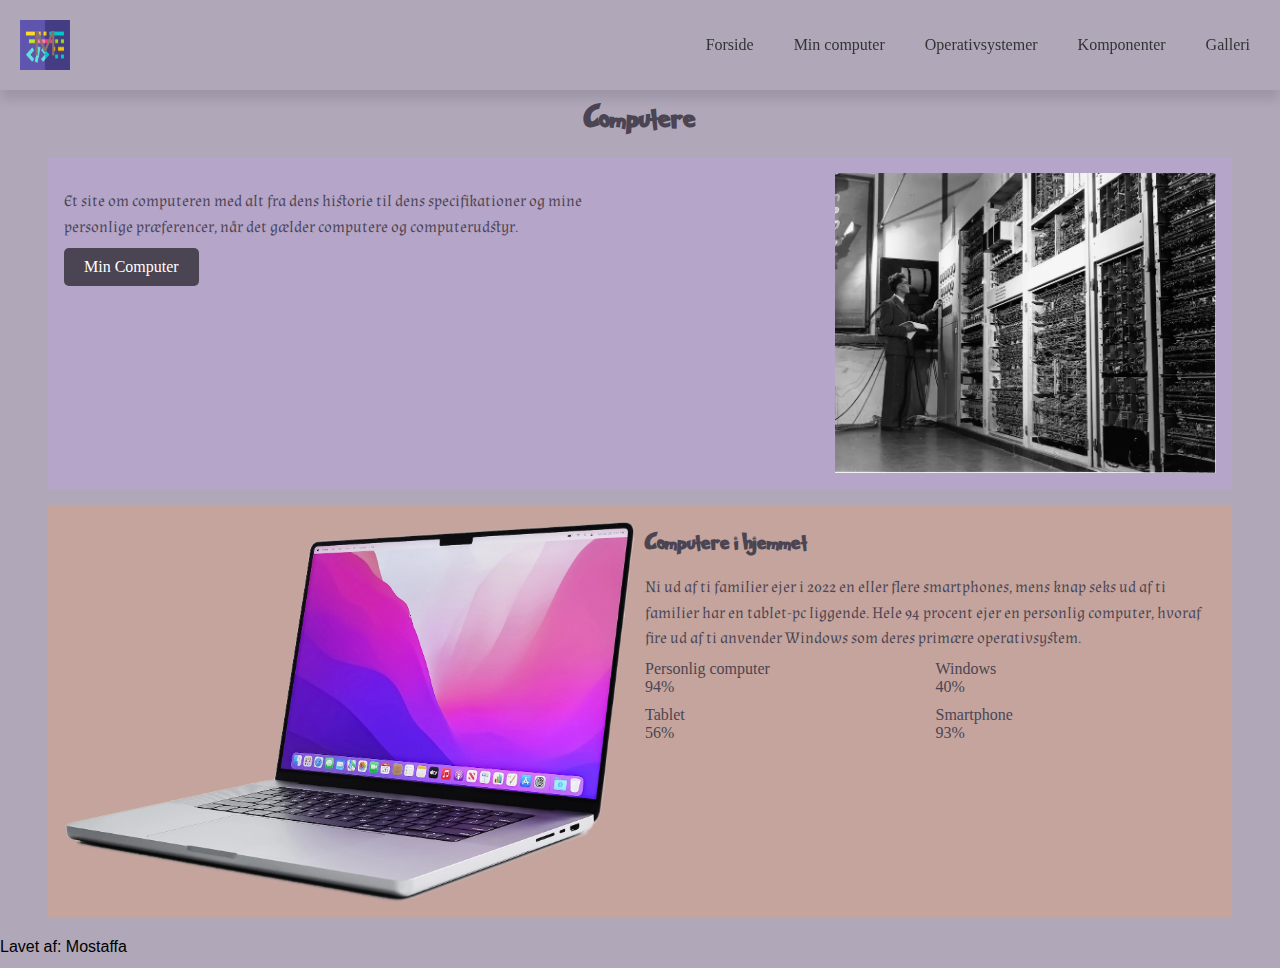
<file: index.html>
<!DOCTYPE html>
<html lang="da">

<head>
    <meta charset="UTF-8">
    <meta name="viewport" content="width=device-width, initial-scale=1.0">
    <meta name="robots" content="noindex">
    <link rel="preconnect" href="https://fonts.googleapis.com">
    <link rel="preconnect" href="https://fonts.gstatic.com" crossorigin>
    <link href="https://fonts.googleapis.com/css2?family=Almendra:ital,wght@0,400;0,700;1,400;1,700&display=swap"
        rel="stylesheet">
    <link rel="stylesheet" href="layout.css">
    <link rel="stylesheet" href="general.css">
    <title>Forsiden</title>

</head>

<body>
    <header>
        <div class="logo">
            <a href="index.html">
                <img src="imgs/logo.png" alt="logo">
            </a>
        </div>

        <nav>
            <ul class="menu">
                <li><a href="index.html">Forside</a></li>
                <li><a href="min_computer.html">Min computer</a></li>
                <li><a href="operativsystemer.html">Operativsystemer</a></li>
                <li><a href="komponenter.html">Komponenter</a></li>
                <li><a href="galleri.html">Galleri</a></li>
            </ul>
        </nav>
    </header>
    <main>
        <h1>Computere</h1>






        <section class="grid_2-1 boks1">

            <div>
                <p>Et site om computeren med alt fra dens historie til dens specifikationer og mine personlige
                    præferencer,
                    når
                    det gælder
                    computere og computerudstyr.</p>
                <a href="min_computer.html" class="link">Min Computer</a>
            </div>

            <div>
                <img src="imgs/computer-old.webp" alt="Gamle Computer">
            </div>





        </section>


        <section class="grid_1-1 boks2">
            <div>
                <h2>Computere i hjemmet</h2>
                <p>Ni ud af ti familier ejer i 2022 en eller flere smartphones, mens knap seks ud af ti familier har
                    en
                    tablet-pc liggende. Hele 94 procent ejer en personlig computer, hvoraf fire ud af ti anvender
                    Windows
                    som
                    deres primære operativsystem.</p>

                <dl class="grid_1-1">
                    <div>
                        <dt>Personlig computer</dt>
                        <dd>94%</dd>
                    </div>
                    <div>
                        <dt>Windows</dt>
                        <dd>40%</dd>
                    </div>
                    <div>
                        <dt>Tablet</dt>
                        <dd>56%</dd>
                    </div>
                    <div>
                        <dt>Smartphone</dt>
                        <dd>93%</dd>
                    </div>

                </dl>




            </div>
            <div class="order">
                <img src="imgs/computer-cutout.webp" alt=" Nye Computer">
            </div>


        </section>


    </main>
    <footer>
        <div class="fodtext">
            <p>Lavet af: Mostaffa</p>

        </div>
    </footer>
</body>

</html>
</file>
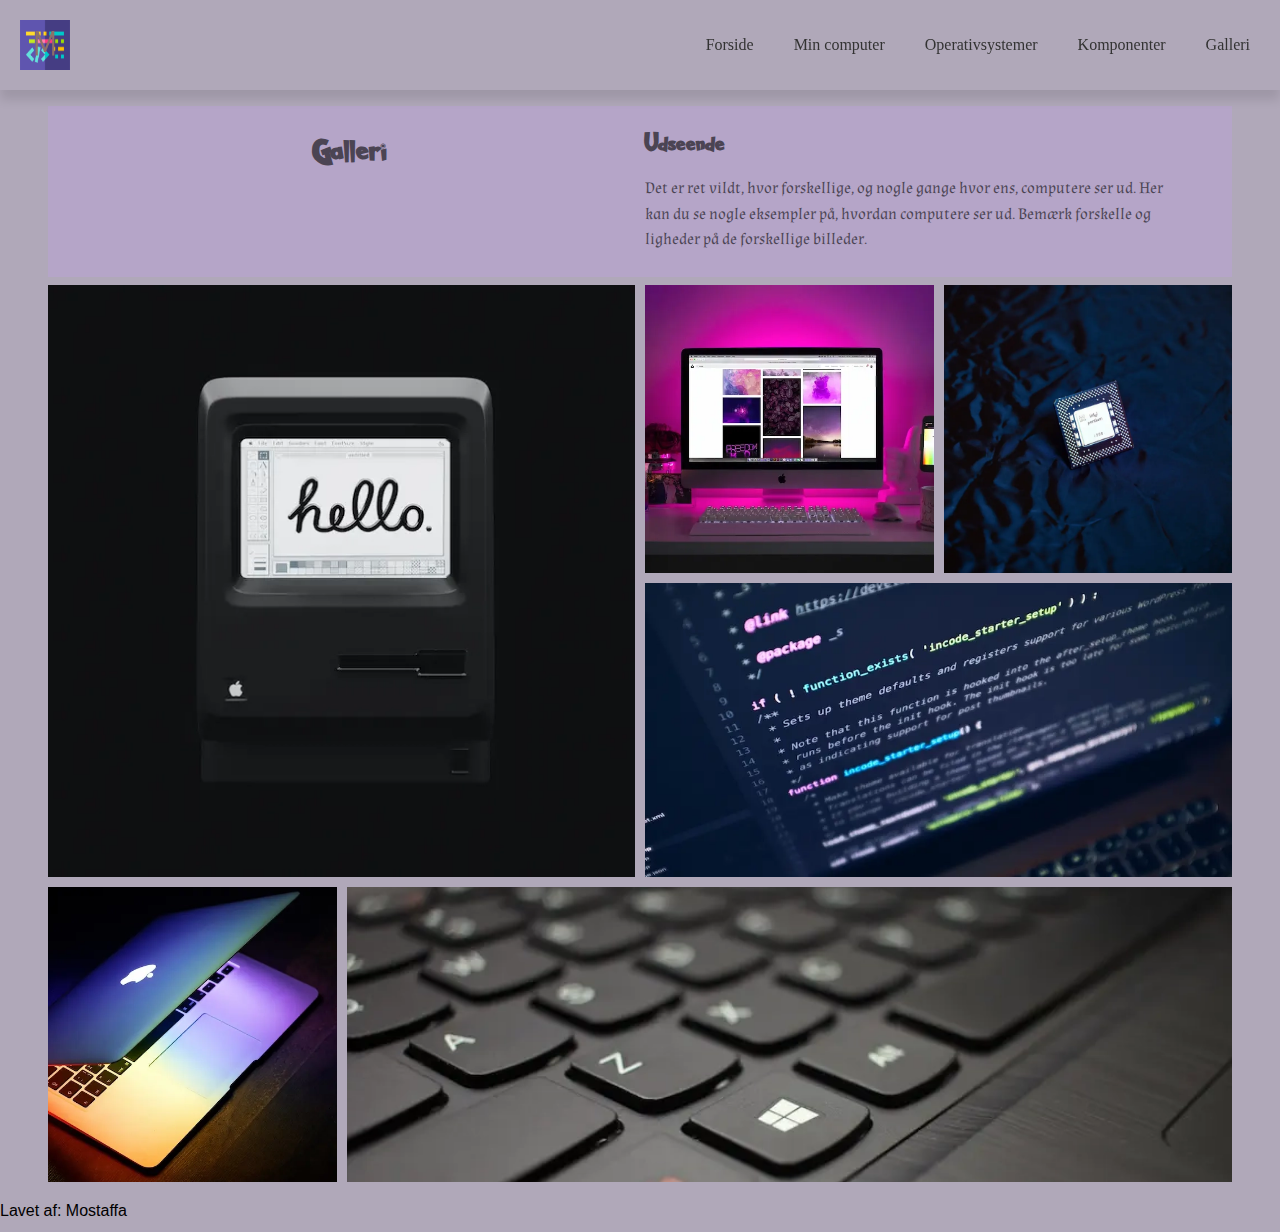
<file: galleri.html>
<!DOCTYPE html>
<html lang="da">

<head>
    <meta charset="UTF-8">
    <meta name="viewport" content="width=device-width, initial-scale=1.0">
    <meta name="robots" content="noindex">
    <link rel="preconnect" href="https://fonts.googleapis.com">
    <link rel="preconnect" href="https://fonts.gstatic.com" crossorigin>
    <link href="https://fonts.googleapis.com/css2?family=Almendra:ital,wght@0,400;0,700;1,400;1,700&display=swap"
        rel="stylesheet">
    <link rel="stylesheet" href="layout.css">
    <link rel="stylesheet" href="general.css">

    <title>Galleri</title>


</head>

<body>
    <header>
        <div class="logo">
            <a href="index.html">
                <img src="imgs/logo.png" alt="logo">
            </a>
        </div>

        <nav>
            <ul class="menu">
                <li><a href="index.html">Forside</a></li>
                <li><a href="min_computer.html">Min computer</a></li>
                <li><a href="operativsystemer.html">Operativsystemer</a></li>
                <li><a href="komponenter.html">Komponenter</a></li>
                <li><a href="galleri.html">Galleri</a></li>
            </ul>
        </nav>
    </header>
    <main>
        <div class="grid_1-1 boks1">
            <div>
                <h1>Galleri</h1>
            </div>
            <div>
                <h2>Udseende</h2>
                <p class="bredden">Det er ret vildt, hvor forskellige, og nogle gange hvor ens, computere ser ud. Her
                    kan du se nogle
                    eksempler
                    på, hvordan
                    computere ser ud. Bemærk forskelle og ligheder på de forskellige billeder.</p>
            </div>


        </div>
        <div class="grid_1-1-1-1">

            <img class="billede1" src="imgs/galleri/apple-84.webp" alt="Gammel Apple PC">

            <img class="billede2" src="imgs/galleri/desktop-setup.webp" alt="Stationær PC">
            <img class="billede3" src="imgs/galleri/intel-chip.webp" alt="CPU intel chip">
            <img class="billede4" src="imgs/galleri/code.webp" alt="Pogramerings kode">
            <img class="billede5" src="imgs/galleri/macbook.webp" alt="Macbook Laptop">
            <img class="billede6" src="imgs/galleri/keyboard.webp" alt="PC Tastatur">
        </div>


    </main>
    <footer>
        <div class="fodtext">
            <p>Lavet af: Mostaffa</p>

        </div>
    </footer>
</body>

</html>
</file>
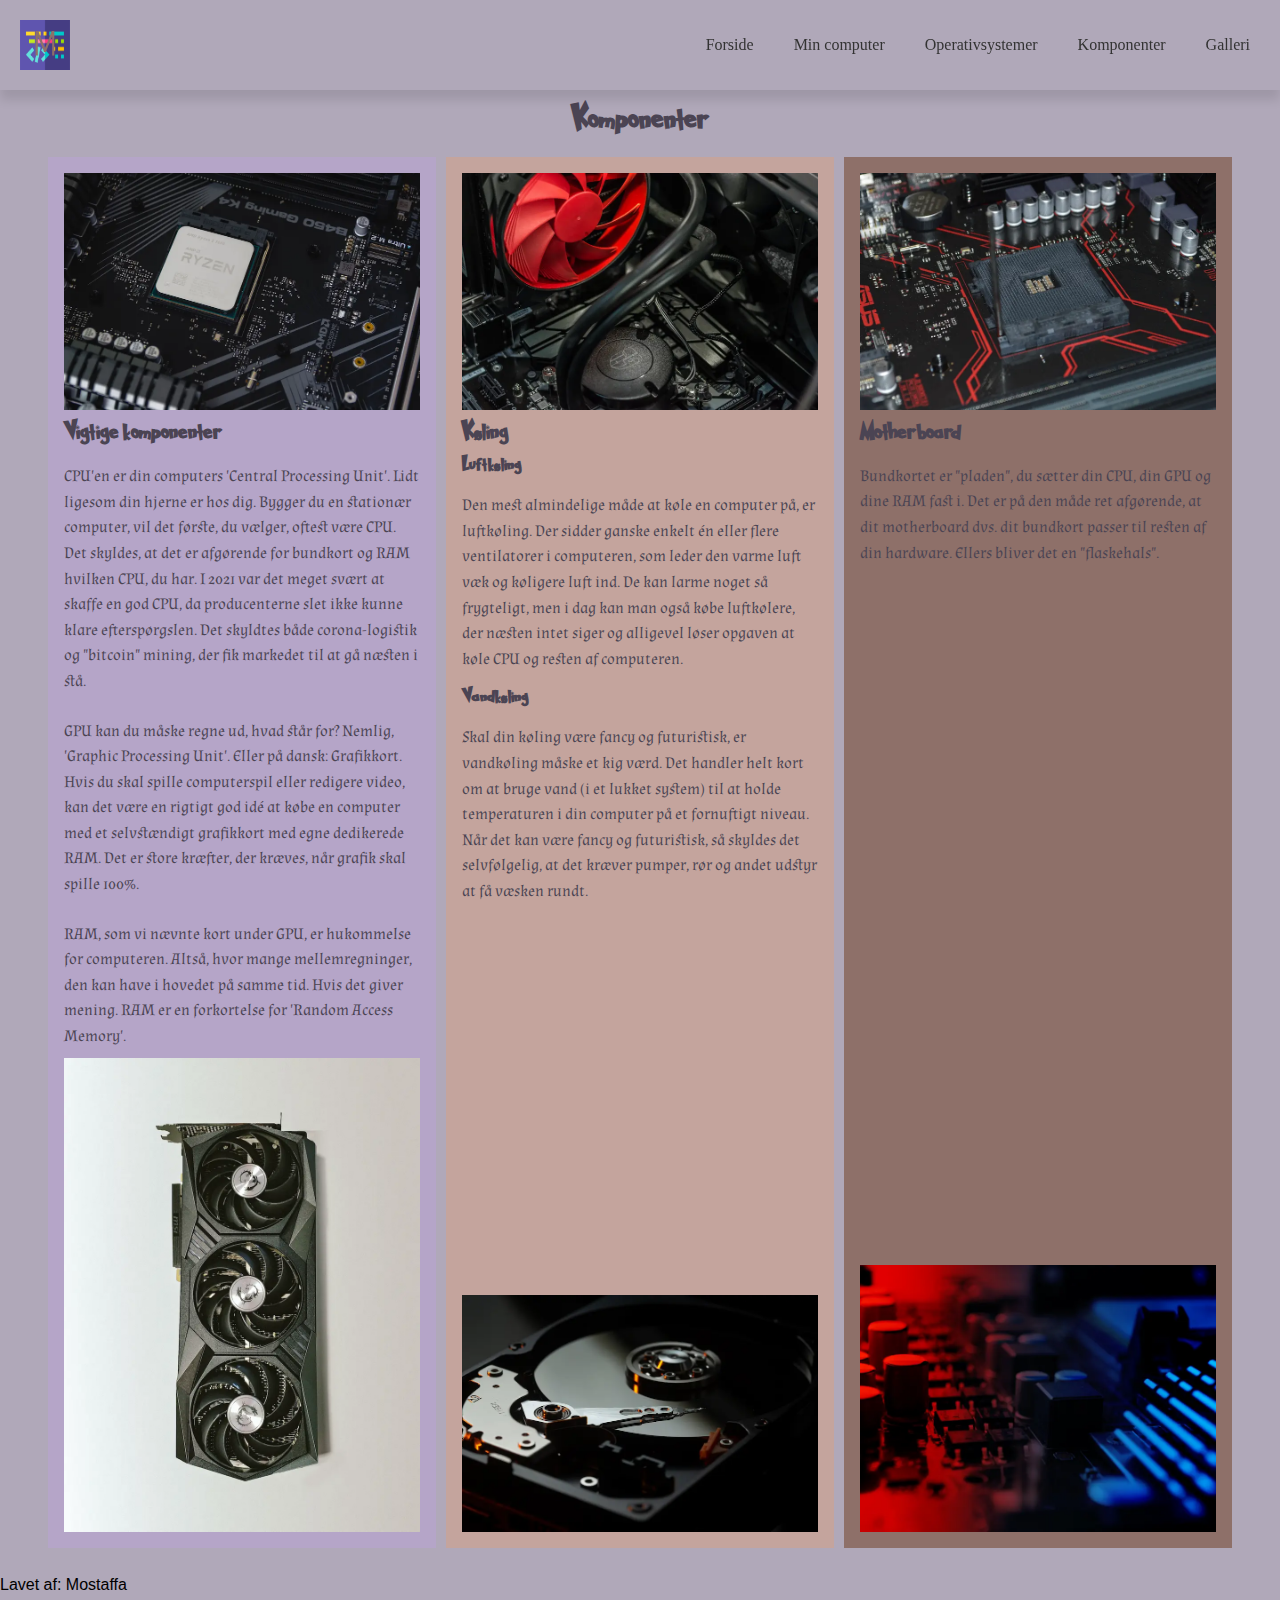
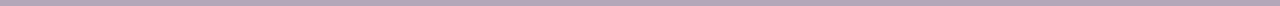
<file: komponenter.html>
<!DOCTYPE html>
<html lang="da">

<head>
    <meta charset="UTF-8">
    <meta name="viewport" content="width=device-width, initial-scale=1.0">
    <meta name="robots" content="noindex">
    <link rel="preconnect" href="https://fonts.googleapis.com">
    <link rel="preconnect" href="https://fonts.gstatic.com" crossorigin>
    <link href="https://fonts.googleapis.com/css2?family=Almendra:ital,wght@0,400;0,700;1,400;1,700&display=swap"
        rel="stylesheet">
    <link rel="stylesheet" href="layout.css">
    <link rel="stylesheet" href="general.css">
    <title>Komponenter</title>
</head>

<body>
    <header>
        <div class="logo">
            <a href="index.html">
                <img src="imgs/logo.png" alt="logo">
            </a>
        </div>

        <nav>
            <ul class="menu">
                <li><a href="index.html">Forside</a></li>
                <li><a href="min_computer.html">Min computer</a></li>
                <li><a href="operativsystemer.html">Operativsystemer</a></li>
                <li><a href="komponenter.html">Komponenter</a></li>
                <li><a href="galleri.html">Galleri</a></li>
            </ul>
        </nav>
    </header>
    <main>
        <h1>Komponenter</h1>

        <div class="grid_1-1-1">
            <div class="flex_col boks1">


                <img src="imgs/komponenter/processor.webp" alt="CPU processor">


                <h2>Vigtige komponenter</h2>
                <p>CPU'en er din computers 'Central Processing Unit'. Lidt ligesom din hjerne er hos dig. Bygger du en
                    stationær
                    computer,
                    vil det første, du vælger, oftest være CPU. Det skyldes, at det er afgørende for bundkort og RAM
                    hvilken
                    CPU, du har. I
                    2021 var det meget svært at skaffe en god CPU, da producenterne slet ikke kunne klare
                    efterspørgslen.
                    Det
                    skyldtes både
                    corona-logistik og "bitcoin" mining, der fik markedet til at gå næsten i stå.</p>
                <p>GPU kan du måske regne ud, hvad står for? Nemlig, 'Graphic Processing Unit'. Eller på dansk:
                    Grafikkort.
                    Hvis
                    du skal
                    spille computerspil eller redigere video, kan det være en rigtigt god idé at købe en computer med et
                    selvstændigt
                    grafikkort med egne dedikerede RAM. Det er store kræfter, der kræves, når grafik skal spille 100%.
                </p>
                <p>RAM, som vi nævnte kort under GPU, er hukommelse for computeren. Altså, hvor mange mellemregninger,
                    den
                    kan
                    have i
                    hovedet på samme tid. Hvis det giver mening. RAM er en forkortelse for 'Random Access Memory'.</p>


                <img src="imgs/komponenter/grafikkort.webp" alt="Grafikkort">

            </div>


            <div class="flex_col boks2">


                <img src="imgs/komponenter/luft.webp" alt="LuftKøling til PC">


                <h2>Køling</h2>
                <h3>Luftkøling</h3>
                <p>Den mest almindelige måde at køle en computer på, er luftkøling. Der sidder ganske enkelt én eller
                    flere
                    ventilatorer i
                    computeren, som leder den varme luft væk og køligere luft ind. De kan larme noget så frygteligt, men
                    i
                    dag
                    kan man også
                    købe luftkølere, der næsten intet siger og alligevel løser opgaven at køle CPU og resten af
                    computeren.
                </p>
                <h3>Vandkøling</h3>
                <p>Skal din køling være fancy og futuristisk, er vandkøling måske et kig værd. Det handler helt kort om
                    at
                    bruge
                    vand (i et
                    lukket system) til at holde temperaturen i din computer på et fornuftigt niveau. Når det kan være
                    fancy
                    og
                    futuristisk,
                    så skyldes det selvfølgelig, at det kræver pumper, rør og andet udstyr at få væsken rundt.</p>



                <img src="imgs/komponenter/vand.webp" alt="Vand køller PC">

            </div>

            <div class="flex_col boks3">


                <img src="imgs/komponenter/motherboard2.webp" alt="Motherboard bund kort PC">


                <h2>Motherboard</h2>
                <p>Bundkortet er "pladen", du sætter din CPU, din GPU og dine RAM fast i. Det er på den måde ret
                    afgørende,
                    at
                    dit
                    motherboard dvs. dit bundkort passer til resten af din hardware. Ellers bliver det en "flaskehals".
                </p>

                <img src="imgs/komponenter/motherboard1.webp" alt="Motherboard PC">


            </div>
        </div>

    </main>
    <footer>
        <div class="fodtext">
            <p>Lavet af: Mostaffa</p>

        </div>
    </footer>
</body>

</html>
</file>
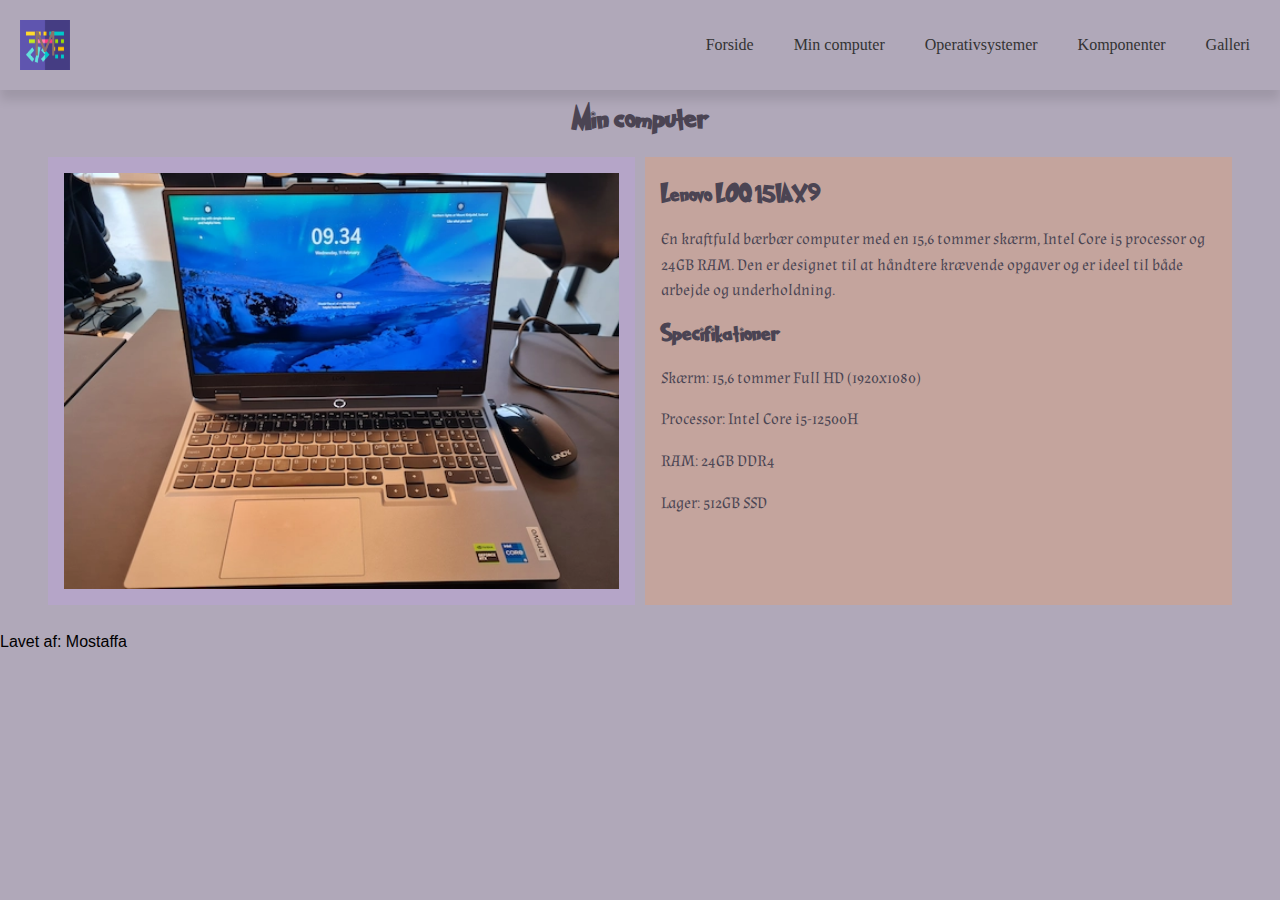
<file: min_computer.html>
<!DOCTYPE html>
<html lang="da">

<head>
    <meta charset="UTF-8">
    <meta name="viewport" content="width=device-width, initial-scale=1.0">
    <meta name="robots" content="noindex">
    <link rel="preconnect" href="https://fonts.googleapis.com">
    <link rel="preconnect" href="https://fonts.gstatic.com" crossorigin>
    <link href="https://fonts.googleapis.com/css2?family=Almendra:ital,wght@0,400;0,700;1,400;1,700&display=swap"
        rel="stylesheet">
    <link rel="stylesheet" href="general.css">
    <link rel="stylesheet" href="layout.css">

    <title>Min computer</title>
</head>

<body>
    <header>
        <div class="logo">
            <a href="index.html">
                <img src="imgs/logo.png" alt="logo">
            </a>
        </div>

        <nav>
            <ul class="menu">
                <li><a href="index.html">Forside</a></li>
                <li><a href="min_computer.html">Min computer</a></li>
                <li><a href="operativsystemer.html">Operativsystemer</a></li>
                <li><a href="komponenter.html">Komponenter</a></li>
                <li><a href="galleri.html">Galleri</a></li>
            </ul>
        </nav>
    </header>
    <main>
        <h1>Min computer</h1>

        <div class="grid_1-1">

            <div class="boks1">
                <img src="imgs/lenovo.webp" alt="Lenovo computer">
            </div>



            <div class="boks2">
                <h2>Lenovo LOQ 15IAX9</h2>
                <p>En kraftfuld bærbær computer med en 15,6 tommer skærm, Intel Core i5 processor og 24GB RAM.
                    Den er designet til at håndtere krævende opgaver og er ideel til både arbejde og underholdning.
                </p>

                <h2>Specifikationer</h2>
                <p>Skærm: 15,6 tommer Full HD (1920x1080)</p>
                <p>Processor: Intel Core i5-12500H</p>
                <p>RAM: 24GB DDR4</p>
                <p>Lager: 512GB SSD</p>
            </div>

        </div>




    </main>
    <footer>
        <div class="fodtext">
            <p>Lavet af: Mostaffa</p>

        </div>
    </footer>
</body>

</html>
</file>
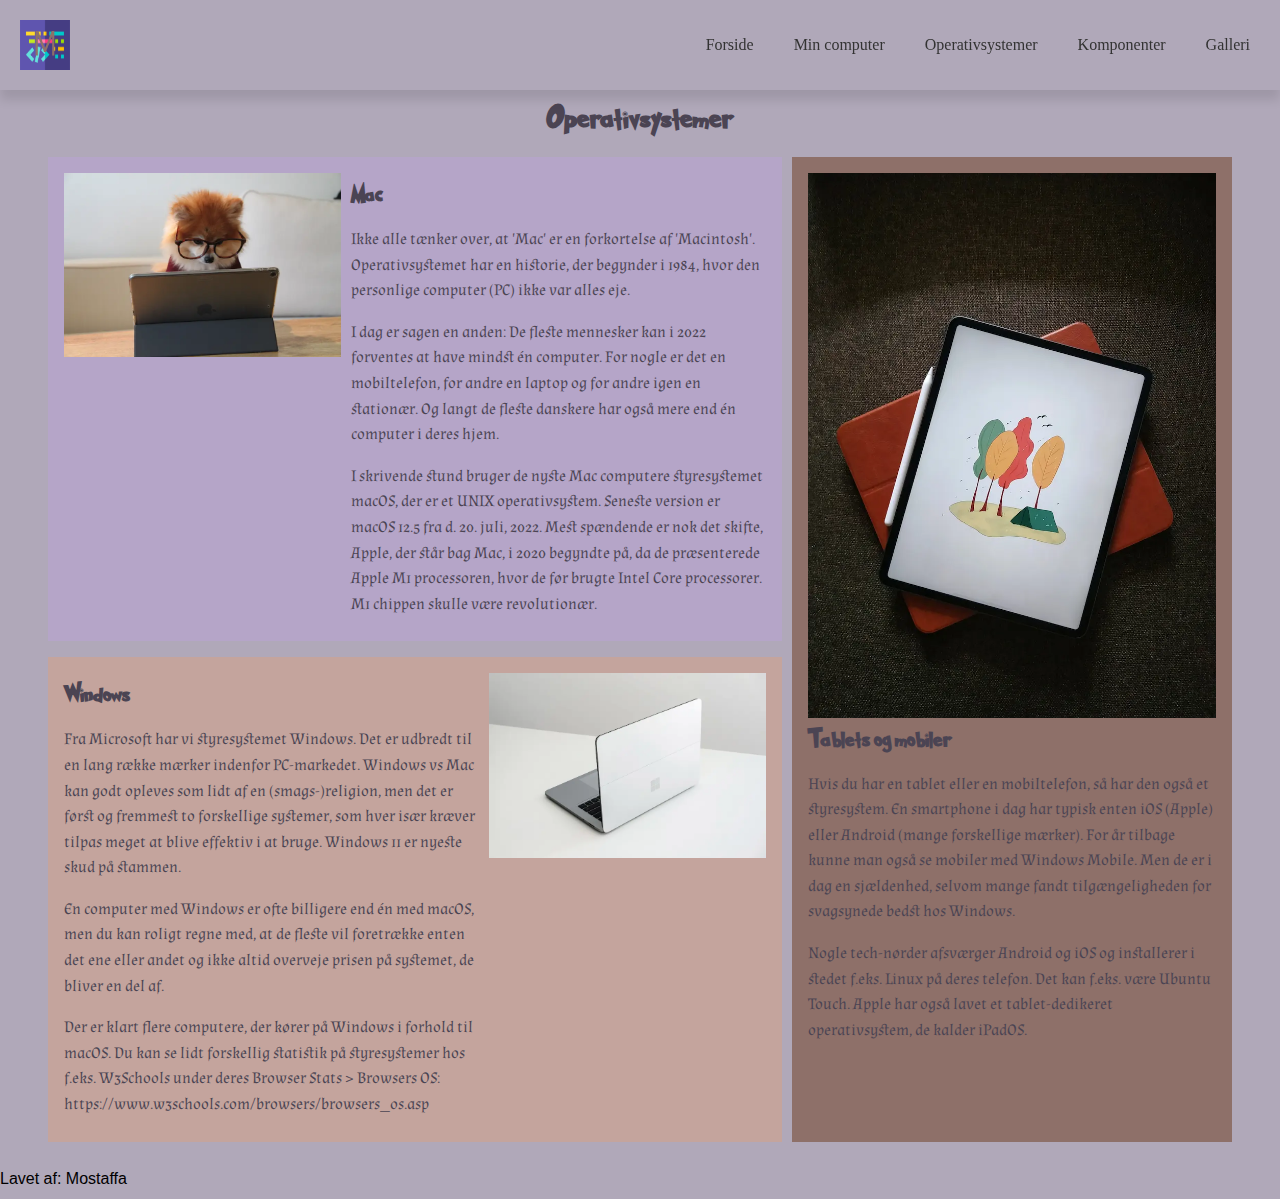
<file: operativsystemer.html>
<!DOCTYPE html>
<html lang="da">

<head>
    <meta charset="UTF-8">
    <meta name="viewport" content="width=device-width, initial-scale=1.0">
    <meta name="robots" content="noindex">
    <link rel="preconnect" href="https://fonts.googleapis.com">
    <link rel="preconnect" href="https://fonts.gstatic.com" crossorigin>
    <link href="https://fonts.googleapis.com/css2?family=Almendra:ital,wght@0,400;0,700;1,400;1,700&display=swap"
        rel="stylesheet">
    <link rel="stylesheet" href="layout.css">
    <link rel="stylesheet" href="general.css">
    <title>Operativsystemer</title>
</head>

<body>
    <header>
        <div class="logo">
            <a href="index.html">
                <img src="imgs/logo.png" alt="logo">
            </a>
        </div>

        <nav>
            <ul class="menu">
                <li><a href="index.html">Forside</a></li>
                <li><a href="min_computer.html">Min computer</a></li>
                <li><a href="operativsystemer.html">Operativsystemer</a></li>
                <li><a href="komponenter.html">Komponenter</a></li>
                <li><a href="galleri.html">Galleri</a></li>
            </ul>
        </nav>
    </header>
    <main>
        <h1>Operativsystemer</h1>
        <div class="grid_5-3">


            <div>


                <div class="grid_2-3 boks1">



                    <div>
                        <img src="imgs/mac.webp" alt="Macbook laptop">
                    </div>




                    <div>
                        <h2>Mac</h2>
                        <p>Ikke alle tænker over, at 'Mac' er en forkortelse af 'Macintosh'. Operativsystemet har en
                            historie,
                            der
                            begynder i 1984,
                            hvor den personlige computer (PC) ikke var alles eje.</p>

                        <p>I dag er sagen en anden: De fleste mennesker kan i 2022 forventes at have mindst én
                            computer.
                            For
                            nogle
                            er
                            det en
                            mobiltelefon, for andre en laptop og for andre igen en stationær. Og langt de fleste
                            danskere
                            har
                            også
                            mere
                            end én
                            computer i deres hjem.</p>
                        <p>I skrivende stund bruger de nyste Mac computere styresystemet macOS, der er et UNIX
                            operativsystem.
                            Seneste
                            version er
                            macOS 12.5 fra d. 20. juli, 2022. Mest spændende er nok det skifte, Apple, der står bag
                            Mac,
                            i
                            2020
                            begyndte
                            på, da de
                            præsenterede Apple M1 processoren, hvor de før brugte Intel Core processorer. M1 chippen
                            skulle
                            være
                            revolutionær.</p>
                    </div>



                </div>
                <div class="grid_3-2 boks2">
                    <div class="order">

                        <img src="imgs/windows.webp" alt="Windows Laptop">

                    </div>
                    <div>

                        <h2>Windows</h2>
                        <p>Fra Microsoft har vi styresystemet Windows. Det er udbredt til en lang række mærker
                            indenfor
                            PC-markedet.
                            Windows vs Mac
                            kan godt opleves som lidt af en (smags-)religion, men det er først og fremmest to
                            forskellige
                            systemer,
                            som
                            hver især
                            kræver tilpas meget at blive effektiv i at bruge. Windows 11 er nyeste skud på
                            stammen.</p>
                        <p>En computer med Windows er ofte billigere end én med macOS, men du kan roligt regne
                            med, at
                            de
                            fleste
                            vil
                            foretrække
                            enten det ene eller andet og ikke altid overveje prisen på systemet, de bliver en
                            del af.
                        </p>
                        <p>Der er klart flere computere, der kører på Windows i forhold til macOS. Du kan se
                            lidt
                            forskellig
                            statistik
                            på
                            styresystemer hos f.eks. W3Schools under deres Browser Stats > Browsers OS:
                            https://www.w3schools.com/browsers/browsers_os.asp</p>
                    </div>





                </div>
            </div>
            <div class="boks3">



                <img src="imgs/tablet.webp" alt="Tablet">



                <h2>Tablets og mobiler</h2>
                <p>Hvis du har en tablet eller en mobiltelefon, så har den også et styresystem. En smartphone i dag
                    har
                    typisk
                    enten iOS
                    (Apple) eller Android (mange forskellige mærker). For år tilbage kunne man også se mobiler med
                    Windows
                    Mobile. Men de er
                    i dag en sjældenhed, selvom mange fandt tilgængeligheden for svagsynede bedst hos Windows.</p>
                <p>Nogle tech-nørder afsværger Android og iOS og installerer i stedet f.eks. Linux på deres telefon.
                    Det
                    kan
                    f.eks. være
                    Ubuntu Touch. Apple har også lavet et tablet-dedikeret operativsystem, de kalder iPadOS.</p>


            </div>
        </div>
    </main>
    <footer>
        <div class="fodtext">
            <p>Lavet af: Mostaffa</p>

        </div>
    </footer>
</body>

</html>
</file>
<file: layout.css>
/******** Menu *********/
header {
  position: sticky;
  top: 0;
  display: flex;
  justify-content: space-between;
  align-items: center;
  padding: 20px;
  background-color: #b0a8b9;
  box-shadow: 0 10px 10px rgba(0, 0, 0, 0.1);
}

.logo img {
  width: 50px;
  height: 50px;
}

.menu {
  display: flex;
  list-style: none;
  margin: 0;
  padding: 0;
}

.menu li {
  margin-right: 20px;
}

.menu li:last-child {
  margin-right: 0;
}

.menu a {
  display: block;
  padding: 10px;
  color: #333333;
  text-decoration: none;
  transition: color 0.3s;
  text-align: end;
}

.menu a:hover {
  color: #8e7069;
}

/******** Mobile Menu *********/

@media (max-width: 800px) {
  .menu {
    display: none;
  }
}
/******** Link *********/
.link {
  display: inline-block;
  padding: 10px 20px;
  background-color: #4b4453;
  color: #ffffff;
  text-decoration: none;
  border-radius: 5px;
  transition: background-color 0.3s;
}
.link:hover {
  background-color: #8e7069;
}

/******** Mobil *********/
.grid_1-1-1-1 {
  display: grid;
  grid-template-columns: 1fr 1fr;
  gap: 10px;
}
.billede1 {
  grid-column: 1 / span 2;
}
.billede4 {
  grid-column: 1 / span 2;
}
.billede5 {
  grid-column: 1 / span 2;
}
.billede6 {
  grid-column: 1 / span 2;
}

/******** Desktop *********/
@media (min-width: 1000px) {
  /******** Min comp *********/
  .grid_1-1 {
    display: grid;
    grid-template-columns: 1fr 1fr;
    gap: 10px;
  }

  /******** Forside *********/

  section.grid_2-1 {
    display: grid;
    grid-template-columns: 2fr 1fr;
    gap: 10px;
  }
  section.grid_1-1 {
    display: grid;
    grid-template-columns: 1fr 1fr;
    gap: 10px;
  }

  section.grid_1-1 .order {
    order: -1;
  }

  dl.grid_1-1 {
    display: grid;
    grid-template-columns: 1fr 1fr;
    gap: 10px;
  }

  /******** Operativsystemer *********/
  .grid_5-3 {
    display: grid;
    grid-template-columns: 5fr 3fr;
    gap: 10px;
  }
  .grid_2-3 {
    display: grid;
    grid-template-columns: 2fr 3fr;
    gap: 10px;
  }

  .grid_3-2 {
    display: grid;
    grid-template-columns: 3fr 2fr;
    gap: 10px;
  }
  .grid_3-2 .order {
    order: 1;
  }

  /******** Komponenter *********/

  .grid_1-1-1 {
    display: grid;
    grid-template-columns: 1fr 1fr 1fr;
    gap: 10px;
  }
  .flex_col {
    display: flex;
    flex-direction: column;
  }
  .flex_col > :last-child {
    margin-top: auto;
  }

  /************** Galleri *********/

  .grid_1-1-1-1 {
    display: grid;
    grid-template-columns: 1fr 1fr 1fr 1fr;
    gap: 10px;
  }
  .grid_1-1-1-1 img {
    align-self: stretch;
    object-fit: cover;
  }

  .billede1 {
    grid-column: 1 / span 2;
    grid-row: span 2;
  }

  .billede4 {
    grid-column: 3 / span 2;
  }
  .billede5 {
    grid-column: 1 / span 1;
  }

  .billede6 {
    grid-column: 2 / span 3;
  }

  p.bredden {
    max-width: 65ch;
  }
}
</file>
<file: general.css>
/*************** Reset *********************/

* {
  margin: 0;
  padding: 0;
  box-sizing: border-box;
}

img {
  width: 100%;
  height: auto;
  display: block;
}
/*************** fonts *********************/
@font-face {
  font-family: "Grinched";
  src: url("fonts/grinched_2.0-webfont.woff2") format("woff2");
  font-weight: normal;
  font-style: normal;
}

.almendra-regular {
  font-family: "Almendra", serif;
  font-weight: 400;
  font-style: normal;
}

/*************** farver *********************/

.color1 {
  color: #b0a8b9;
}
.color2 {
  color: #4b4453;
}
.color3 {
  color: #b5a5c8;
}
.color4 {
  color: #c4a49d;
}
.color5 {
  color: #8e7069;
}

/*************** design *********************/
body {
  background-color: #b0a8b9;
}
main {
  max-width: 1200px;
  margin-inline: auto;
  padding: 0 0.5rem;
}
h1,
h2,
h3 {
  font-family: "Grinched", sans-serif;
  color: #4b4453;
}
h1 {
  text-align: center;
}

p {
  max-width: 70ch;
  font-family: "Almendra", sans-serif;
  color: #4b4453;
  margin-block: 1rem 0.5rem;
  line-height: 1.6;
}
dl,
dd {
  color: #4b4453;
}

.fodtext p {
  font-family: sans-serif;
  color: black;
}

/*************** lukkethed  *********************/
.boks1 {
  background-color: #b5a5c8;
  padding: 1rem;
  margin-block: 1rem 0.5rem;
}
.boks2 {
  background-color: #c4a49d;
  padding: 1rem;
  margin-block: 1rem 0.5rem;
}
.boks3 {
  background-color: #8e7069;
  padding: 1rem;
  margin-block: 1rem 0.5rem;
}
</file>
